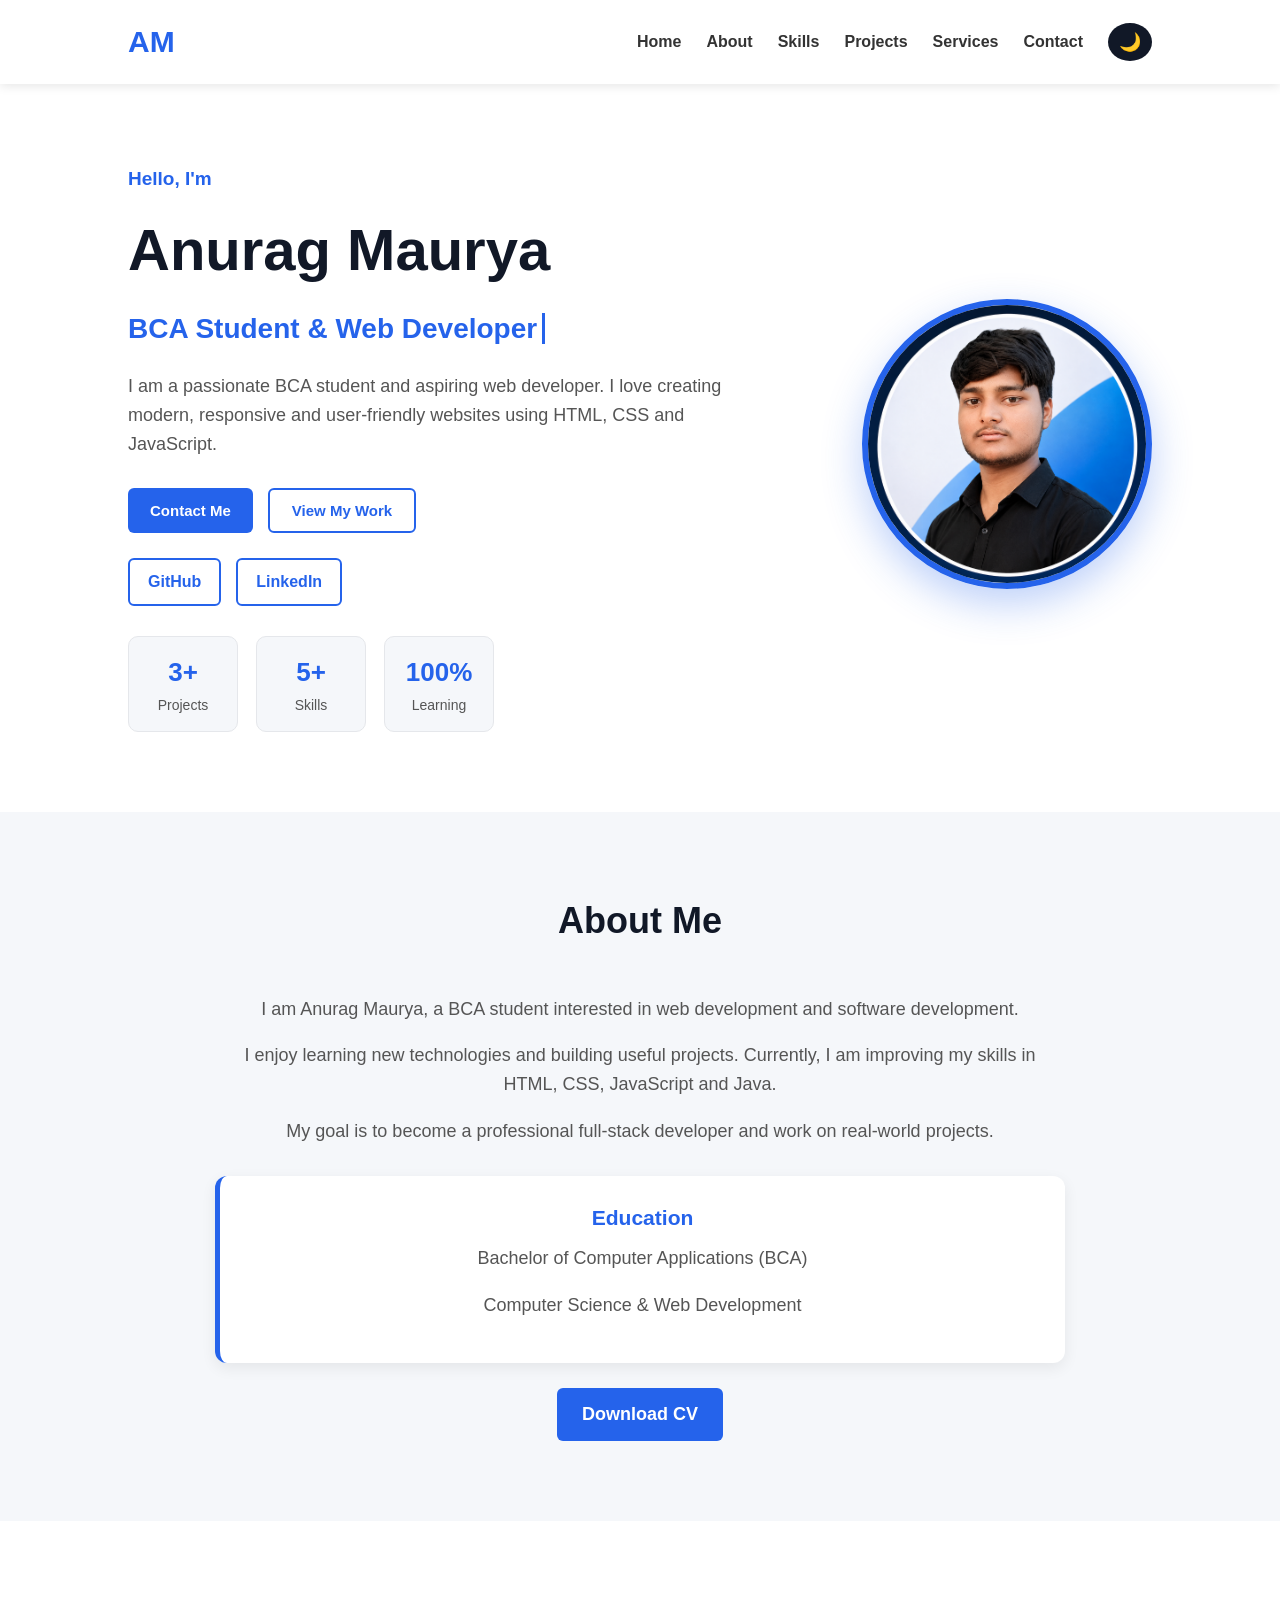
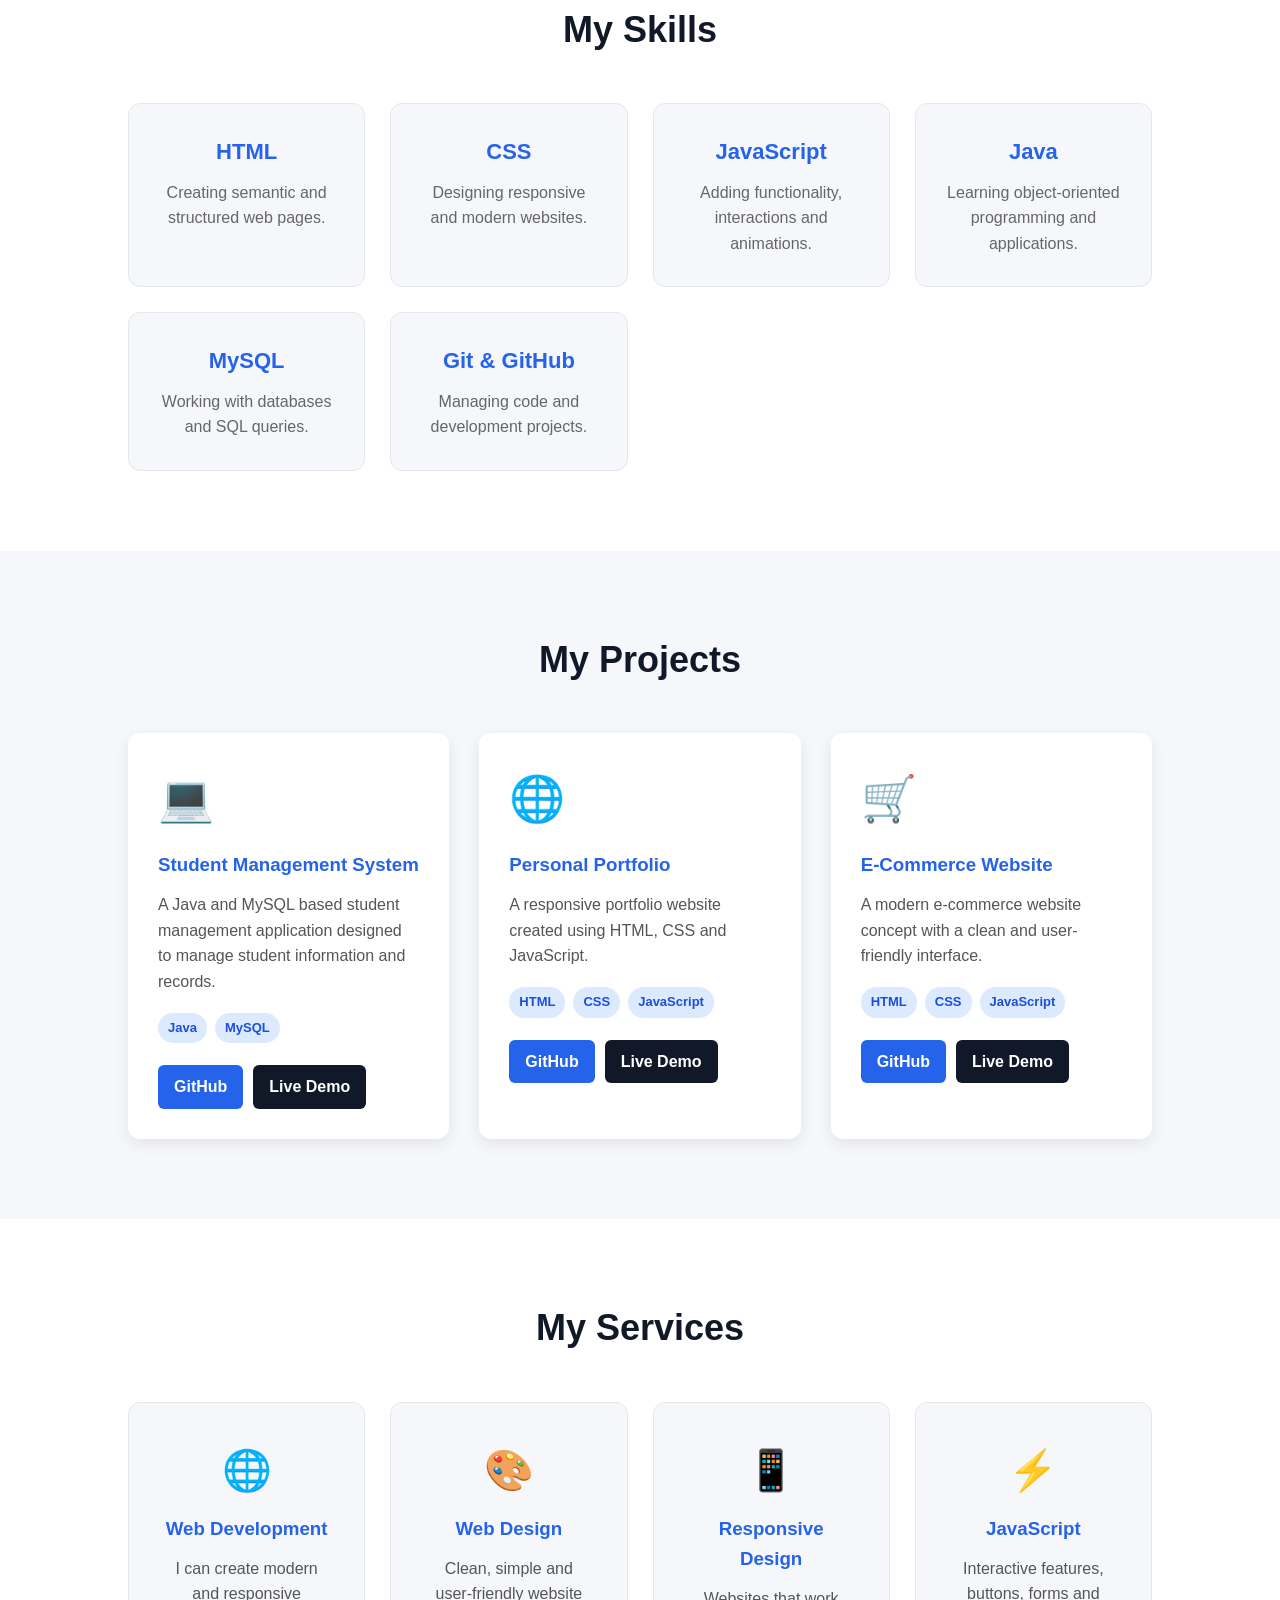
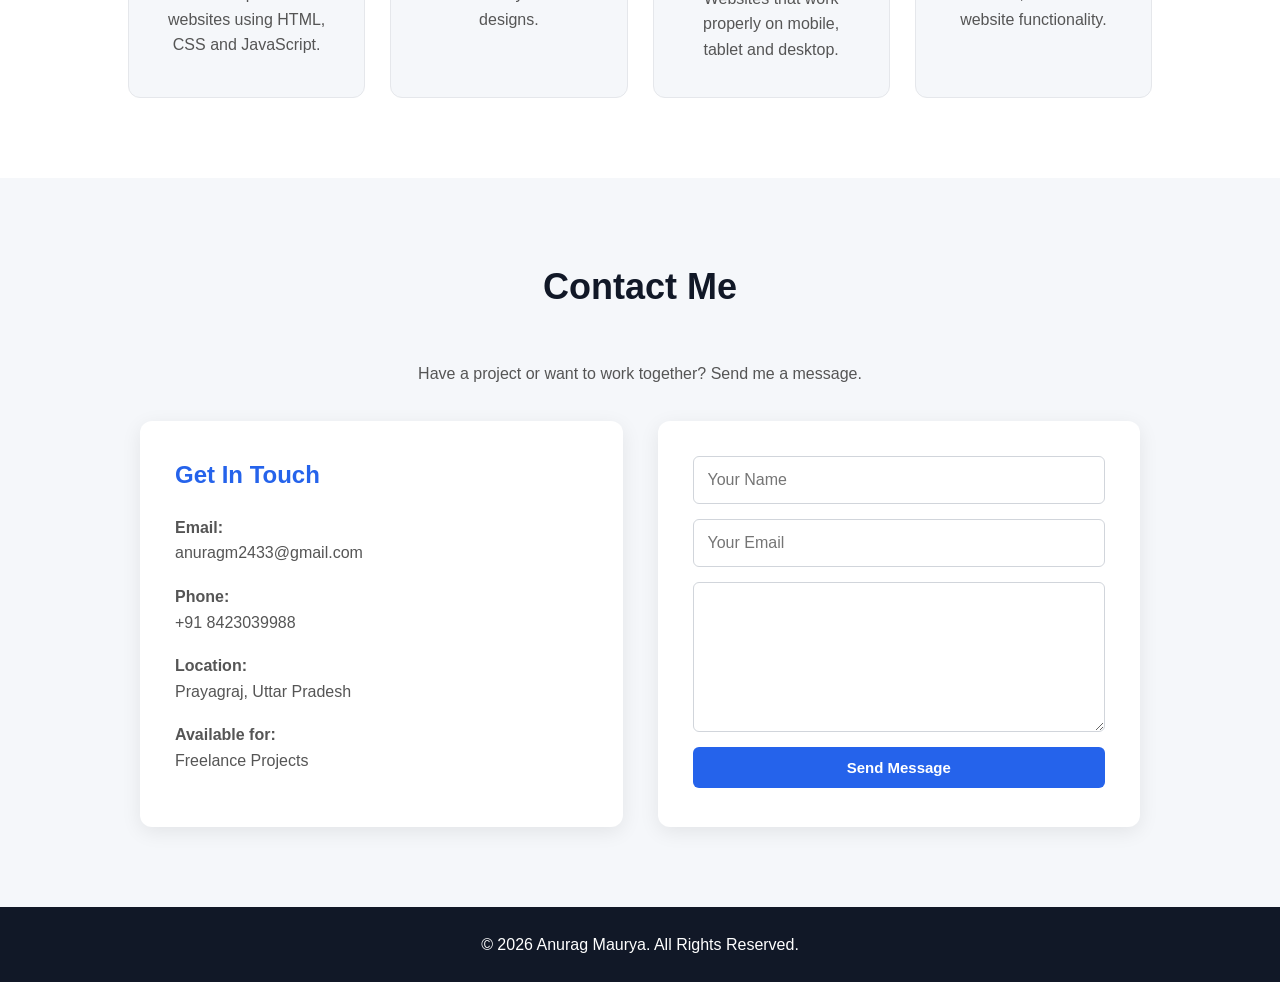
<file: index.html>
<!DOCTYPE html>
<html lang="en">

<head>

    <meta charset="UTF-8">

    <meta name="viewport"
          content="width=device-width, initial-scale=1.0">

    <title>Anurag Maurya | Web Developer</title>

    <link rel="stylesheet" href="style.css">

</head>


<body>


<!-- =====================================
     NAVBAR
===================================== -->

<header class="navbar">

    <div class="logo">
        AM
    </div>


    <!-- MOBILE MENU BUTTON -->

    <button id="menu-toggle">
        ☰
    </button>


    <!-- NAVIGATION -->

    <nav class="nav-links">

        <a href="#home">Home</a>

        <a href="#about">About</a>

        <a href="#skills">Skills</a>

        <a href="#projects">Projects</a>

        <a href="#services">Services</a>

        <a href="#contact">Contact</a>

        <button id="theme-toggle">
            🌙
        </button>

    </nav>

</header>



<!-- =====================================
     HOME
===================================== -->

<section id="home">

    <div class="home-content">

        <p class="hello">
            Hello, I'm
        </p>


        <h1>
            Anurag Maurya
        </h1>


        <h2>
            BCA Student &
            <span id="typing-text"></span>
        </h2>


        <p class="intro">

            I am a passionate BCA student and aspiring
            web developer. I love creating modern,
            responsive and user-friendly websites
            using HTML, CSS and JavaScript.

        </p>


        <!-- HOME BUTTONS -->

        <div class="home-buttons">

            <button onclick="scrollToContact()">
                Contact Me
            </button>


            <button
                class="outline-btn"
                onclick="scrollToProjects()">

                View My Work

            </button>

        </div>


        <!-- SOCIAL LINKS -->

        <div class="social-links">

            <a
                href="https://github.com/anurag007-ai"
                target="_blank">

                GitHub

            </a>


            <a
                href="https://www.linkedin.com/"
                target="_blank">

                LinkedIn

            </a>

        </div>


        <!-- STATISTICS -->

        <div class="stats">

            <div class="stat-box">

                <h3>
                    3+
                </h3>

                <p>
                    Projects
                </p>

            </div>


            <div class="stat-box">

                <h3>
                    5+
                </h3>

                <p>
                    Skills
                </p>

            </div>


            <div class="stat-box">

                <h3>
                    100%
                </h3>

                <p>
                    Learning
                </p>

            </div>

        </div>

    </div>


    <!-- PROFILE PHOTO -->

    <div class="profile-image">

        <img
            src="ChatGPT Image Aug 23, 2026, 11_29_40 AM.png"
            alt="Anurag Maurya">

    </div>

</section>



<!-- =====================================
     ABOUT
===================================== -->

<section id="about" class="section">

    <h2>
        About Me
    </h2>


    <div class="about-container">

        <p>

            I am Anurag Maurya, a BCA student
            interested in web development and
            software development.

        </p>


        <p>

            I enjoy learning new technologies
            and building useful projects.
            Currently, I am improving my skills
            in HTML, CSS, JavaScript and Java.

        </p>


        <p>

            My goal is to become a professional
            full-stack developer and work on
            real-world projects.

        </p>


        <!-- EDUCATION -->

        <div class="education">

            <h3>
                Education
            </h3>

            <p>
                Bachelor of Computer Applications (BCA)
            </p>

            <p>
                Computer Science & Web Development
            </p>

        </div>


        <!-- CV BUTTON -->

        <a
            href="#"
            class="cv-button">

            Download CV

        </a>

    </div>

</section>



<!-- =====================================
     SKILLS
===================================== -->

<section id="skills" class="section">

    <h2>
        My Skills
    </h2>


    <div class="skills-container">


        <div class="skill-card">

            <h3>
                HTML
            </h3>

            <p>
                Creating semantic and
                structured web pages.
            </p>

        </div>


        <div class="skill-card">

            <h3>
                CSS
            </h3>

            <p>
                Designing responsive
                and modern websites.
            </p>

        </div>


        <div class="skill-card">

            <h3>
                JavaScript
            </h3>

            <p>
                Adding functionality,
                interactions and animations.
            </p>

        </div>


        <div class="skill-card">

            <h3>
                Java
            </h3>

            <p>
                Learning object-oriented
                programming and applications.
            </p>

        </div>


        <div class="skill-card">

            <h3>
                MySQL
            </h3>

            <p>
                Working with databases
                and SQL queries.
            </p>

        </div>


        <div class="skill-card">

            <h3>
                Git & GitHub
            </h3>

            <p>
                Managing code and
                development projects.
            </p>

        </div>

    </div>

</section>



<!-- =====================================
     PROJECTS
===================================== -->

<section id="projects" class="section">

    <h2>
        My Projects
    </h2>


    <div class="projects-container">


        <!-- =====================================
             PROJECT 1
             STUDENT MANAGEMENT SYSTEM
        ====================================== -->

        <div class="project-card">

            <div class="project-icon">
                💻
            </div>


            <h3>
                Student Management System
            </h3>


            <p>

                A Java and MySQL based student
                management application designed
                to manage student information
                and records.

            </p>


            <div class="technologies">

                <span>
                    Java
                </span>

                <span>
                    MySQL
                </span>

            </div>


            <div class="project-buttons">

                <!-- GITHUB LINK -->

                <a
                    href="https://github.com/anurag007-ai/StudentManagementSystem_Final"
                    class="project-btn"
                    target="_blank"
                    rel="noopener noreferrer">

                    GitHub

                </a>


                <!-- LIVE DEMO -->

                <a
                    href="#"
                    class="project-btn demo-btn">

                    Live Demo

                </a>

            </div>

        </div>



        <!-- =====================================
             PROJECT 2
             PERSONAL PORTFOLIO
        ====================================== -->

        <div class="project-card">

            <div class="project-icon">
                🌐
            </div>


            <h3>
                Personal Portfolio
            </h3>


            <p>

                A responsive portfolio website
                created using HTML, CSS and
                JavaScript.

            </p>


            <div class="technologies">

                <span>
                    HTML
                </span>

                <span>
                    CSS
                </span>

                <span>
                    JavaScript
                </span>

            </div>


            <div class="project-buttons">

                <a
                    href="#"
                    class="project-btn">

                    GitHub

                </a>


                <a
                    href="#"
                    class="project-btn demo-btn">

                    Live Demo

                </a>

            </div>

        </div>



        <!-- =====================================
             PROJECT 3
             E-COMMERCE WEBSITE
        ====================================== -->

        <div class="project-card">

            <div class="project-icon">
                🛒
            </div>


            <h3>
                E-Commerce Website
            </h3>


            <p>

                A modern e-commerce website
                concept with a clean and
                user-friendly interface.

            </p>


            <div class="technologies">

                <span>
                    HTML
                </span>

                <span>
                    CSS
                </span>

                <span>
                    JavaScript
                </span>

            </div>


            <div class="project-buttons">

                <a
                    href="#"
                    class="project-btn">

                    GitHub

                </a>


                <a
                    href="#"
                    class="project-btn demo-btn">

                    Live Demo

                </a>

            </div>

        </div>

    </div>

</section>



<!-- =====================================
     SERVICES
===================================== -->

<section id="services" class="section">

    <h2>
        My Services
    </h2>


    <div class="services-container">


        <div class="service-card">

            <div class="service-icon">
                🌐
            </div>

            <h3>
                Web Development
            </h3>

            <p>

                I can create modern and
                responsive websites using
                HTML, CSS and JavaScript.

            </p>

        </div>


        <div class="service-card">

            <div class="service-icon">
                🎨
            </div>

            <h3>
                Web Design
            </h3>

            <p>

                Clean, simple and
                user-friendly website
                designs.

            </p>

        </div>


        <div class="service-card">

            <div class="service-icon">
                📱
            </div>

            <h3>
                Responsive Design
            </h3>

            <p>

                Websites that work properly
                on mobile, tablet and desktop.

            </p>

        </div>


        <div class="service-card">

            <div class="service-icon">
                ⚡
            </div>

            <h3>
                JavaScript
            </h3>

            <p>

                Interactive features,
                buttons, forms and
                website functionality.

            </p>

        </div>

    </div>

</section>



<!-- =====================================
     CONTACT
===================================== -->

<section id="contact" class="section contact-section">

    <h2>
        Contact Me
    </h2>


    <p class="contact-text">

        Have a project or want to work together?
        Send me a message.

    </p>


    <div class="contact-container">


        <!-- CONTACT INFO -->

        <div class="contact-info">

            <h3>
                Get In Touch
            </h3>


            <p>

                <strong>
                    Email:
                </strong>

                <br>

                anuragm2433@gmail.com

            </p>


            <p>

                <strong>
                    Phone:
                </strong>

                <br>

                +91 8423039988

            </p>


            <p>

                <strong>
                    Location:
                </strong>

                <br>

                Prayagraj, Uttar Pradesh

            </p>


            <p>

                <strong>
                    Available for:
                </strong>

                <br>

                Freelance Projects

            </p>

        </div>


        <!-- CONTACT FORM -->

        <form id="contact-form">


            <input
                type="text"
                id="name"
                placeholder="Your Name"
                required>


            <input
                type="email"
                id="email"
                placeholder="Your Email"
                required>


            <textarea
                id="message"
                placeholder="Your Message"
                required>
            </textarea>


            <button type="submit">

                Send Message

            </button>

        </form>

    </div>

</section>



<!-- =====================================
     FOOTER
===================================== -->

<footer>

    <p>
        © 2026 Anurag Maurya.
        All Rights Reserved.
    </p>

</footer>



<!-- JAVASCRIPT -->

<script src="script.js"></script>

</body>

</html>
</file>
<file: style.css>
/* ===================================
   RESET
=================================== */

* {
    margin: 0;
    padding: 0;
    box-sizing: border-box;
}


html {
    scroll-behavior: smooth;
}


body {
    font-family: Arial, sans-serif;

    background: #f5f7fa;

    color: #333;

    line-height: 1.6;

    transition: 0.3s;
}


/* ===================================
   NAVBAR
=================================== */

.navbar {
    width: 100%;

    background: white;

    padding: 18px 10%;

    display: flex;

    justify-content: space-between;

    align-items: center;

    position: sticky;

    top: 0;

    z-index: 1000;

    box-shadow:
        0 2px 10px
        rgba(0,0,0,0.1);
}


.logo {
    font-size: 30px;

    font-weight: bold;

    color: #2563eb;
}


.nav-links {
    display: flex;

    align-items: center;

    gap: 25px;
}


.nav-links a {
    text-decoration: none;

    color: #333;

    font-size: 16px;

    font-weight: bold;

    transition: 0.3s;
}


.nav-links a:hover {
    color: #2563eb;
}


/* ===================================
   BUTTON
=================================== */

button {
    border: none;

    padding: 12px 22px;

    border-radius: 6px;

    background: #2563eb;

    color: white;

    font-size: 15px;

    font-weight: bold;

    cursor: pointer;

    transition: 0.3s;
}


button:hover {
    background: #1d4ed8;

    transform: translateY(-2px);
}


/* ===================================
   THEME BUTTON
=================================== */

#theme-toggle {
    padding: 8px 11px;

    border-radius: 50%;

    background: #111827;

    font-size: 18px;
}


/* ===================================
   MENU BUTTON
=================================== */

#menu-toggle {
    display: none;
}


/* ===================================
   HOME
=================================== */

#home {
    min-height: 650px;

    padding: 80px 10%;

    background: white;

    display: flex;

    justify-content: space-between;

    align-items: center;

    gap: 50px;
}


.home-content {
    max-width: 650px;
}


.hello {
    color: #2563eb;

    font-size: 19px;

    font-weight: bold;
}


.home-content h1 {
    font-size: 58px;

    color: #111827;

    margin: 10px 0;
}


.home-content h2 {
    font-size: 28px;

    color: #2563eb;
}


#typing-text {
    border-right: 3px solid #2563eb;

    padding-right: 5px;

    animation: cursorBlink 0.7s infinite;
}


@keyframes cursorBlink {

    50% {
        border-color: transparent;
    }

}


.intro {
    margin-top: 20px;

    max-width: 600px;

    color: #555;

    font-size: 18px;
}


/* ===================================
   HOME BUTTONS
=================================== */

.home-buttons {
    display: flex;

    gap: 15px;

    margin-top: 30px;
}


.outline-btn {
    background: white;

    color: #2563eb;

    border: 2px solid #2563eb;
}


.outline-btn:hover {
    background: #2563eb;

    color: white;
}


/* ===================================
   SOCIAL LINKS
=================================== */

.social-links {
    display: flex;

    gap: 15px;

    margin-top: 25px;
}


.social-links a {
    text-decoration: none;

    padding: 9px 18px;

    border: 2px solid #2563eb;

    border-radius: 6px;

    color: #2563eb;

    font-weight: bold;

    transition: 0.3s;
}


.social-links a:hover {
    background: #2563eb;

    color: white;

    transform: translateY(-3px);
}


/* ===================================
   STATISTICS
=================================== */

.stats {
    display: flex;

    gap: 18px;

    margin-top: 30px;
}


.stat-box {
    min-width: 110px;

    padding: 15px;

    text-align: center;

    background: #f5f7fa;

    border: 1px solid #e5e7eb;

    border-radius: 10px;

    transition: 0.3s;
}


.stat-box:hover {
    transform: translateY(-5px);

    border-color: #2563eb;

    box-shadow:
        0 8px 20px
        rgba(37,99,235,0.15);
}


.stat-box h3 {
    color: #2563eb;

    font-size: 26px;
}


.stat-box p {
    color: #555;

    font-size: 14px;
}


/* ===================================
   PROFILE IMAGE
=================================== */

.profile-image img {
    width: 290px;

    height: 290px;

    object-fit: cover;

    border-radius: 50%;

    border: 6px solid #2563eb;

    box-shadow:
        0 15px 40px
        rgba(37,99,235,0.3);

    transition: 0.3s;
}


.profile-image img:hover {
    transform: scale(1.04);
}


/* ===================================
   SECTION
=================================== */

.section {
    padding: 80px 10%;
}


.section h2 {
    text-align: center;

    font-size: 36px;

    color: #111827;

    margin-bottom: 45px;
}


/* ===================================
   ABOUT
=================================== */

#about {
    background: #f5f7fa;
}


.about-container {
    max-width: 850px;

    margin: auto;

    text-align: center;

    font-size: 18px;

    color: #555;
}


.about-container p {
    margin-bottom: 18px;
}


/* EDUCATION */

.education {
    margin-top: 30px;

    padding: 25px;

    background: white;

    border-radius: 12px;

    border-left: 5px solid #2563eb;

    box-shadow:
        0 5px 15px
        rgba(0,0,0,0.07);
}


.education h3 {
    color: #2563eb;

    margin-bottom: 10px;
}


/* CV */

.cv-button {
    display: inline-block;

    margin-top: 25px;

    padding: 12px 25px;

    background: #2563eb;

    color: white;

    text-decoration: none;

    border-radius: 6px;

    font-weight: bold;

    transition: 0.3s;
}


.cv-button:hover {
    background: #1d4ed8;

    transform: translateY(-3px);
}


/* ===================================
   SKILLS
=================================== */

#skills {
    background: white;
}


.skills-container {
    display: grid;

    grid-template-columns:
        repeat(auto-fit,minmax(200px,1fr));

    gap: 25px;
}


.skill-card {
    padding: 30px;

    text-align: center;

    background: #f5f7fa;

    border: 1px solid #e5e7eb;

    border-radius: 12px;

    transition: 0.3s;
}


.skill-card:hover {
    transform: translateY(-8px);

    box-shadow:
        0 10px 25px
        rgba(0,0,0,0.1);
}


.skill-card h3 {
    color: #2563eb;

    font-size: 22px;

    margin-bottom: 10px;
}


.skill-card p {
    color: #666;
}


/* ===================================
   PROJECTS
=================================== */

#projects {
    background: #f5f7fa;
}


.projects-container {
    display: grid;

    grid-template-columns:
        repeat(auto-fit,minmax(280px,1fr));

    gap: 30px;
}


.project-card {
    background: white;

    padding: 30px;

    border-radius: 12px;

    box-shadow:
        0 5px 15px
        rgba(0,0,0,0.08);

    transition: 0.3s;
}


.project-card:hover {
    transform: translateY(-8px);

    box-shadow:
        0 15px 30px
        rgba(0,0,0,0.12);
}


.project-icon {
    font-size: 45px;

    margin-bottom: 15px;
}


.project-card h3 {
    color: #2563eb;

    margin-bottom: 12px;
}


.project-card p {
    color: #555;
}


/* TECHNOLOGIES */

.technologies {
    display: flex;

    flex-wrap: wrap;

    gap: 8px;

    margin-top: 18px;
}


.technologies span {
    background: #dbeafe;

    color: #1d4ed8;

    padding: 5px 10px;

    border-radius: 20px;

    font-size: 13px;

    font-weight: bold;
}


/* PROJECT BUTTONS */

.project-buttons {
    display: flex;

    gap: 10px;

    margin-top: 22px;
}


.project-btn {
    text-decoration: none;

    padding: 9px 16px;

    border-radius: 6px;

    background: #2563eb;

    color: white;

    font-weight: bold;

    transition: 0.3s;
}


.project-btn:hover {
    background: #1d4ed8;

    transform: translateY(-2px);
}


.demo-btn {
    background: #111827;
}


.demo-btn:hover {
    background: #374151;
}


/* ===================================
   SERVICES
=================================== */

#services {
    background: white;
}


.services-container {
    display: grid;

    grid-template-columns:
        repeat(auto-fit,minmax(230px,1fr));

    gap: 25px;
}


.service-card {
    padding: 35px;

    text-align: center;

    background: #f5f7fa;

    border-radius: 12px;

    border: 1px solid #e5e7eb;

    transition: 0.3s;
}


.service-card:hover {
    transform: translateY(-8px);

    box-shadow:
        0 10px 25px
        rgba(0,0,0,0.1);
}


.service-icon {
    font-size: 40px;

    margin-bottom: 12px;
}


.service-card h3 {
    color: #2563eb;

    margin-bottom: 12px;
}


.service-card p {
    color: #555;
}


/* ===================================
   CONTACT
=================================== */

.contact-section {
    background: #f5f7fa;
}


.contact-text {
    text-align: center;

    color: #555;

    margin-bottom: 35px;
}


.contact-container {
    max-width: 1000px;

    margin: auto;

    display: grid;

    grid-template-columns: 1fr 1fr;

    gap: 35px;
}


.contact-info,
#contact-form {
    background: white;

    padding: 35px;

    border-radius: 12px;

    box-shadow:
        0 5px 20px
        rgba(0,0,0,0.08);
}


.contact-info h3 {
    color: #2563eb;

    font-size: 24px;

    margin-bottom: 20px;
}


.contact-info p {
    color: #555;

    margin-bottom: 18px;
}


/* FORM */

#contact-form {
    display: flex;

    flex-direction: column;

    gap: 15px;
}


#contact-form input,
#contact-form textarea {
    width: 100%;

    padding: 14px;

    border: 1px solid #d1d5db;

    border-radius: 6px;

    outline: none;

    font-size: 16px;

    font-family: Arial,sans-serif;
}


#contact-form input:focus,
#contact-form textarea:focus {
    border-color: #2563eb;

    box-shadow:
        0 0 0 3px
        rgba(37,99,235,0.1);
}


#contact-form textarea {
    min-height: 150px;

    resize: vertical;
}


/* ===================================
   FOOTER
=================================== */

footer {
    background: #111827;

    color: white;

    text-align: center;

    padding: 25px;
}


/* ===================================
   DARK MODE
=================================== */

body.dark-mode {
    background: #111827;

    color: #e5e7eb;
}


body.dark-mode .navbar {
    background: #1f2937;
}


body.dark-mode .nav-links a {
    color: white;
}


body.dark-mode #home,
body.dark-mode #skills,
body.dark-mode #services {
    background: #111827;
}


body.dark-mode #about,
body.dark-mode #projects,
body.dark-mode .contact-section {
    background: #1f2937;
}


body.dark-mode .section h2,
body.dark-mode .home-content h1 {
    color: white;
}


body.dark-mode .intro,
body.dark-mode .about-container,
body.dark-mode .skill-card p,
body.dark-mode .project-card p,
body.dark-mode .service-card p,
body.dark-mode .contact-text,
body.dark-mode .contact-info p,
body.dark-mode .stat-box p {
    color: #d1d5db;
}


body.dark-mode .skill-card,
body.dark-mode .service-card,
body.dark-mode .stat-box {
    background: #1f2937;

    border-color: #374151;
}


body.dark-mode .project-card,
body.dark-mode .contact-info,
body.dark-mode #contact-form,
body.dark-mode .education {
    background: #374151;

    color: white;
}


body.dark-mode #contact-form input,
body.dark-mode #contact-form textarea {
    background: #1f2937;

    color: white;

    border-color: #4b5563;
}


/* ===================================
   MOBILE
=================================== */

@media (max-width: 768px) {

    .navbar {
        padding: 15px 6%;

        flex-wrap: wrap;
    }


    #menu-toggle {
        display: block;

        padding: 8px 12px;

        font-size: 20px;
    }


    .nav-links {
        display: none;

        width: 100%;

        flex-direction: column;

        padding-top: 15px;

        gap: 15px;
    }


    .nav-links.active {
        display: flex;
    }


    #home {
        flex-direction: column;

        text-align: center;

        padding: 70px 7%;
    }


    .home-content h1 {
        font-size: 42px;
    }


    .home-content h2 {
        font-size: 23px;
    }


    .home-buttons {
        justify-content: center;

        flex-wrap: wrap;
    }


    .social-links,
    .stats {
        justify-content: center;

        flex-wrap: wrap;
    }


    .profile-image img {
        width: 220px;

        height: 220px;
    }


    .section {
        padding: 65px 7%;
    }


    .contact-container {
        grid-template-columns: 1fr;
    }

}


/* ===================================
   SMALL MOBILE
=================================== */

@media (max-width: 480px) {

    .logo {
        font-size: 26px;
    }


    .home-content h1 {
        font-size: 34px;
    }


    .home-content h2 {
        font-size: 20px;
    }


    .intro {
        font-size: 16px;
    }


    .home-buttons {
        flex-direction: column;

        align-items: center;
    }


    .home-buttons button {
        width: 210px;
    }


    .social-links {
        flex-direction: column;

        align-items: center;
    }


    .social-links a {
        width: 180px;

        text-align: center;
    }


    .stats {
        flex-direction: column;

        align-items: center;
    }


    .stat-box {
        width: 200px;
    }


    .profile-image img {
        width: 180px;

        height: 180px;
    }


    .section h2 {
        font-size: 30px;
    }


    .project-buttons {
        flex-direction: column;
    }


    .project-btn {
        text-align: center;
    }

}
</file>
